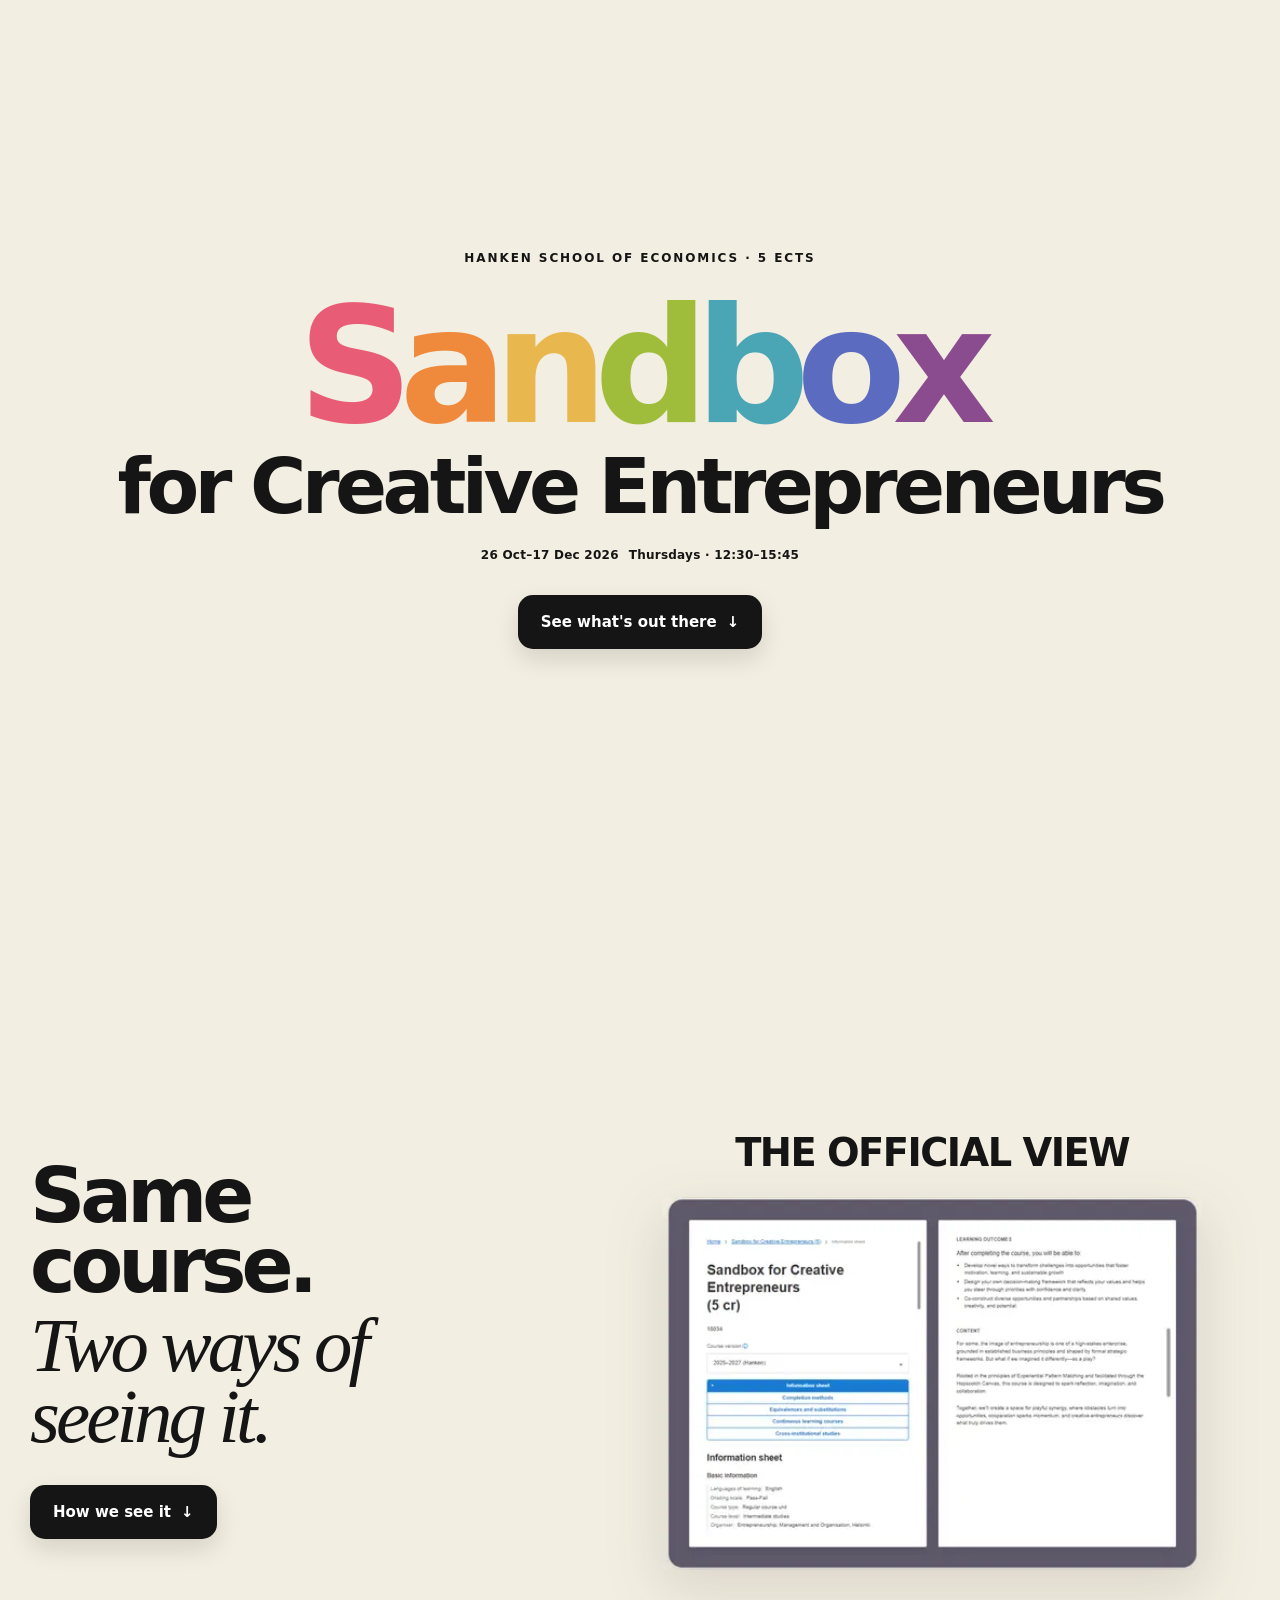
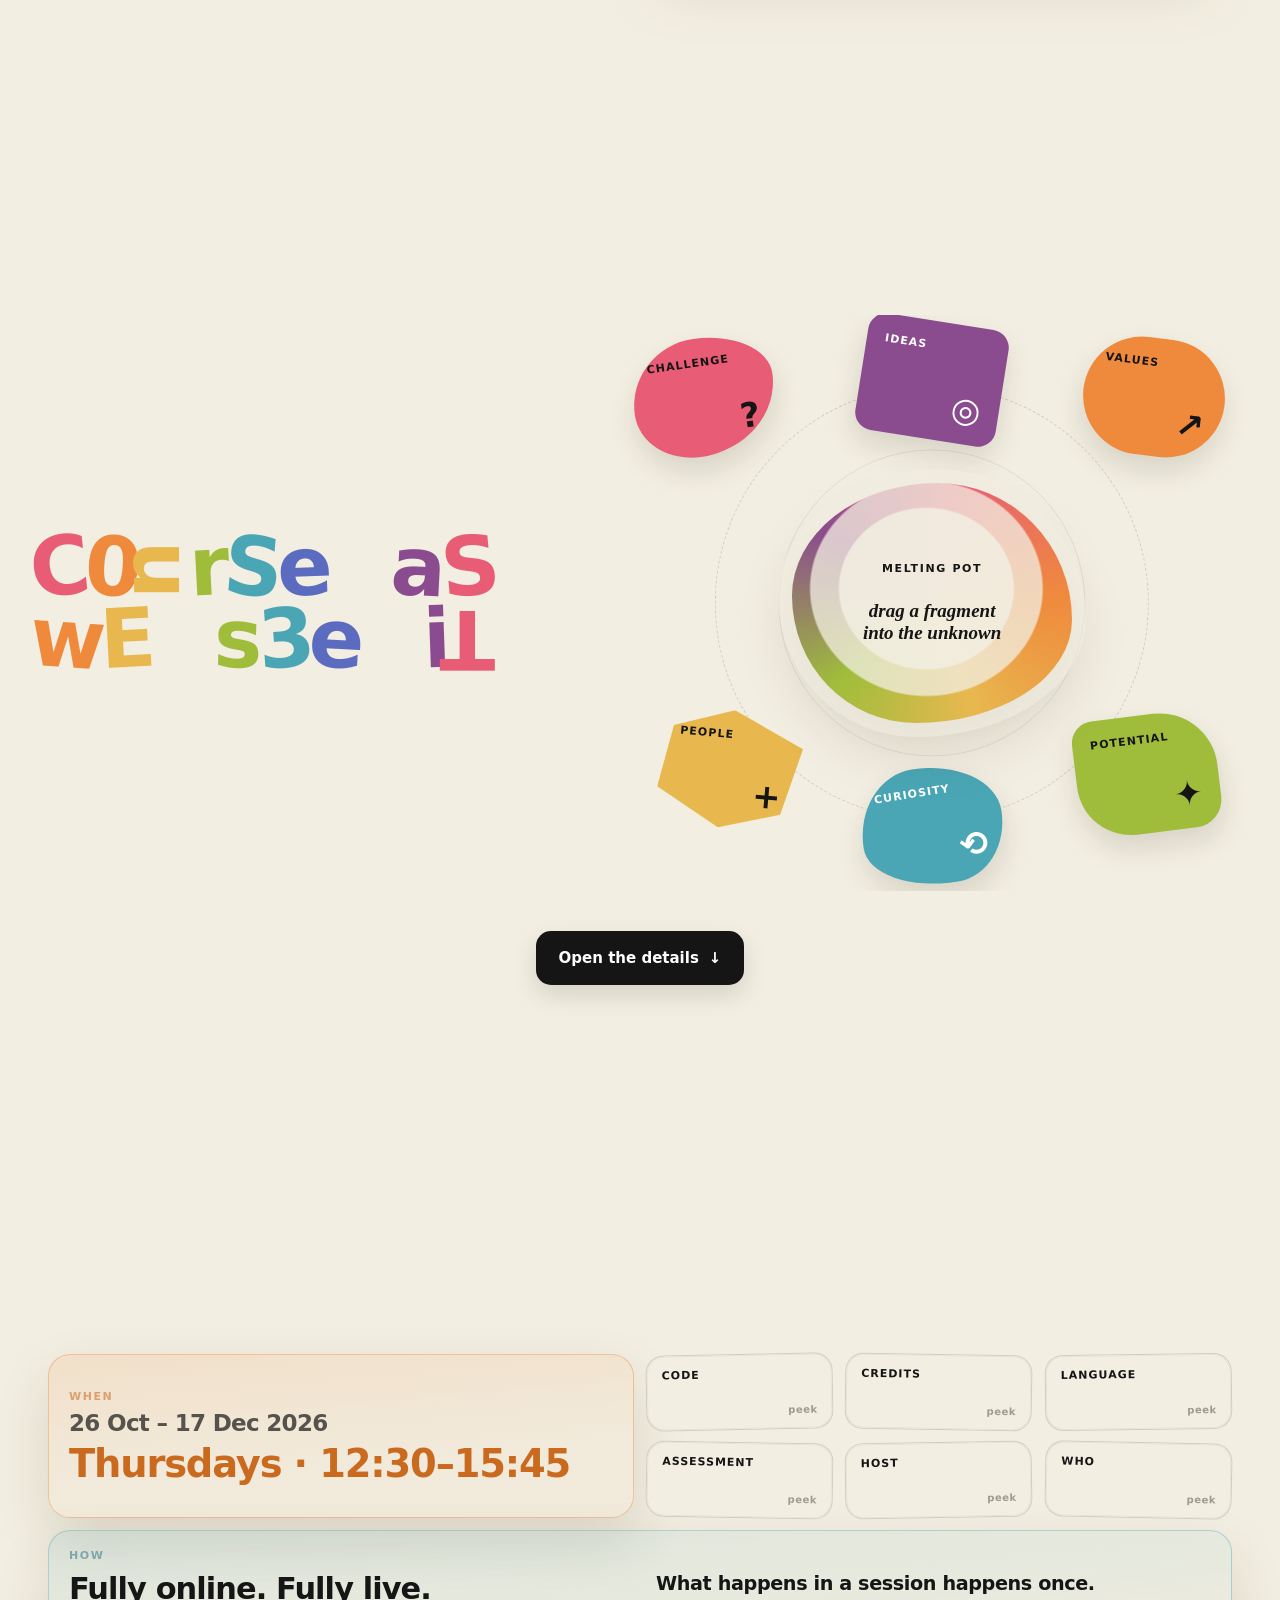
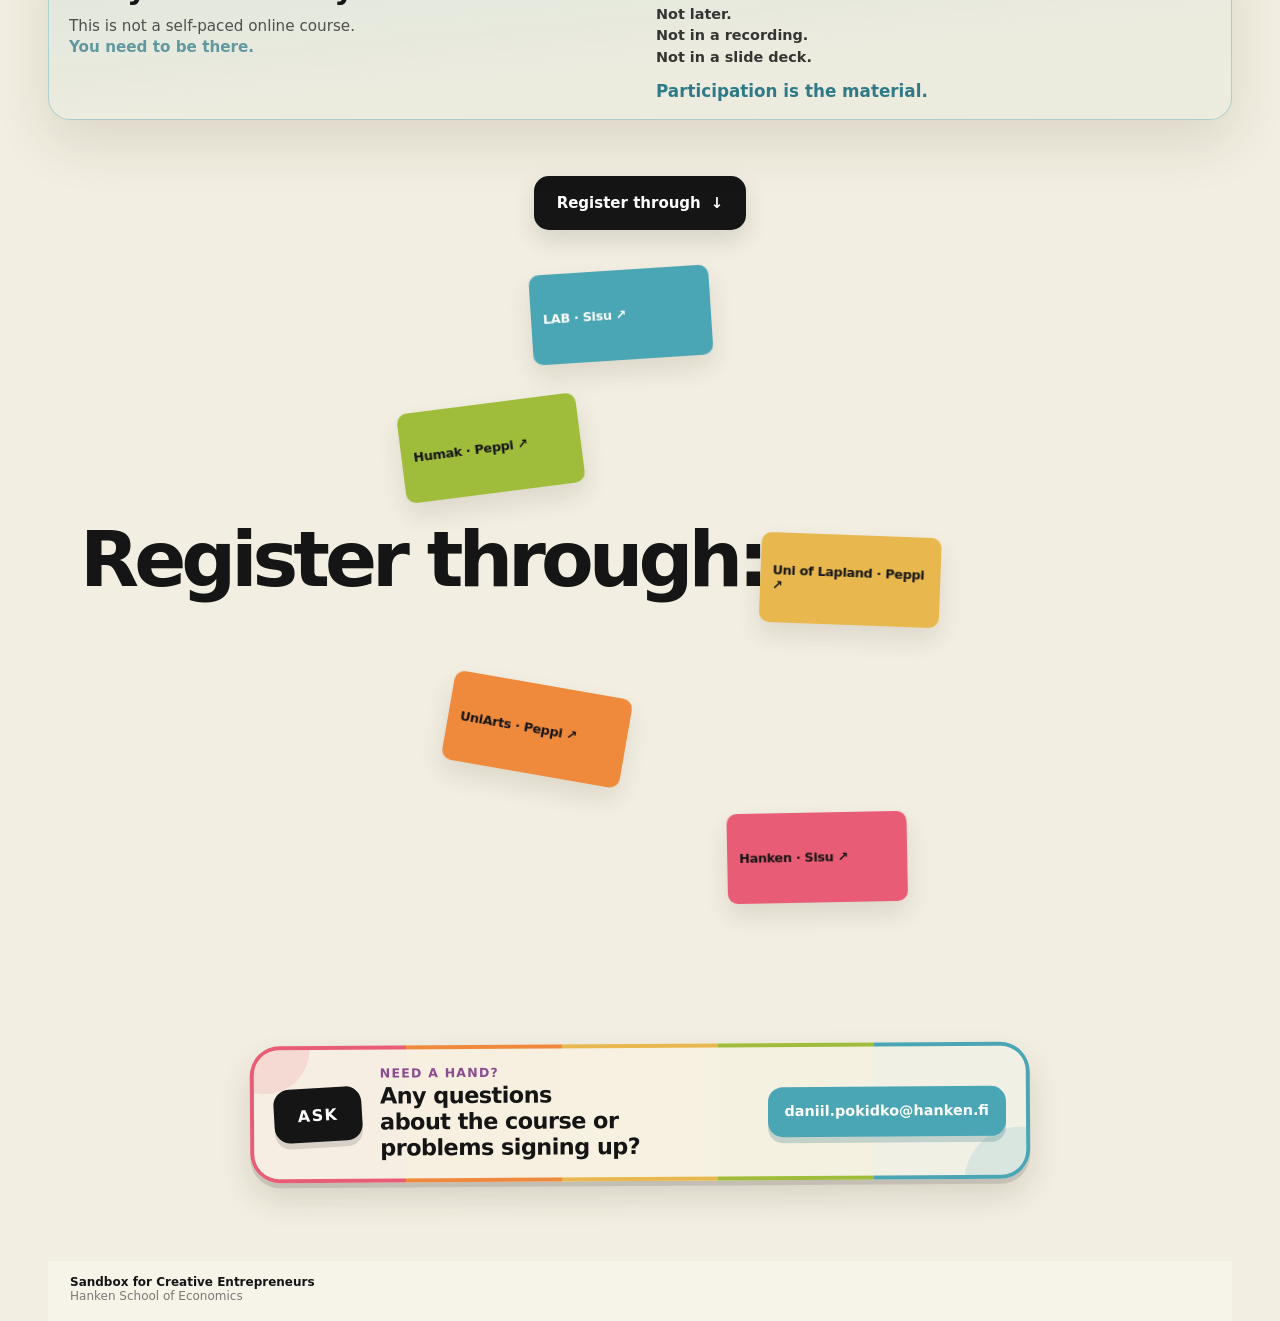
<file: index.html>
<!doctype html>
<html lang="en">
<head>
  <meta charset="utf-8" />
  <meta name="viewport" content="width=device-width, initial-scale=1" />
  <meta name="description" content="Sandbox for Creative Entrepreneurs — a playful Hanken course in curiosity, imagination, reflection and entrepreneurship." />
  <link rel="canonical" href="https://realsandbox.netlify.app/" />
  <meta property="og:type" content="website" />
  <meta property="og:site_name" content="Sandbox for Creative Entrepreneurs" />
  <meta property="og:title" content="Sandbox for Creative Entrepreneurs" />
  <meta property="og:description" content="A playful Hanken course in curiosity, imagination, reflection and entrepreneurship." />
  <meta property="og:url" content="https://realsandbox.netlify.app/" />
  <meta property="og:image" content="https://realsandbox.netlify.app/assets/social-share.jpg?v=4" />
  <meta property="og:image:width" content="1200" />
  <meta property="og:image:height" content="630" />
  <meta name="twitter:card" content="summary_large_image" />
  <meta name="twitter:image" content="https://realsandbox.netlify.app/assets/social-share.jpg?v=4" />
  <meta name="theme-color" content="#f2eee1" />
  <title>Sandbox for Creative Entrepreneurs | Hanken</title>
  <link rel="icon" href="assets/favicon.svg" type="image/svg+xml" />
  <link rel="stylesheet" href="assets/site-v2.css" />
  <link rel="stylesheet" href="assets/journey-4x2.css" />
  <link rel="stylesheet" href="assets/experience-v3.css" />
  <link rel="stylesheet" href="assets/hero-schedule.css" />
  <link rel="stylesheet" href="assets/playful-heading.css" />
  <link rel="stylesheet" href="assets/locker-wall.css" />
  <link rel="stylesheet" href="assets/registration-physics.css" />
  <script defer src="assets/script-v2.js"></script>
  <script defer src="assets/experience-v3.js"></script>
  <script defer src="assets/locker-wall.js"></script>
  <script defer src="assets/registration-physics.js"></script>
</head>
<body>
  <main>
    <section class="screen hero" id="top">
      <div class="hero-inner reveal visible">
        <p class="eyebrow">Hanken School of Economics · 5 ECTS</p>
        <h1>
          <span class="hero-rainbow" aria-label="Sandbox"><span>S</span><span>a</span><span>n</span><span>d</span><span>b</span><span>o</span><span>x</span></span>
          <span class="hero-subline">for Creative Entrepreneurs</span>
        </h1>
        <div class="hero-schedule" aria-label="Course schedule: 26 October to 17 December 2026, Thursdays from 12:30 to 15:45">
          <span class="schedule-dates">26 Oct–17 Dec 2026</span>
          <span class="schedule-time">Thursdays · 12:30–15:45</span>
        </div>
        <a class="button" href="#official-view">See what's out there <span aria-hidden="true">↓</span></a>
      </div>
    </section>

    <section class="screen official-section" id="official-view">
      <div class="official-grid">
        <div class="official-copy reveal">
          <h2>Same course.</h2>
          <p class="display-serif">Two ways of seeing it.</p>
          <a class="button" href="#idea">How we see it <span aria-hidden="true">↓</span></a>
        </div>
        <div class="official-visual reveal">
          <h3>The official view</h3>
          <div class="official-photo-wrap" data-official-photo>
            <img src="assets/official-course-view.webp" alt="Official Hanken Sisu course description for Sandbox for Creative Entrepreneurs." />
          </div>
          <a class="button official-mobile-cta" href="#idea">How we see it <span aria-hidden="true">↓</span></a>
        </div>
      </div>
    </section>

    <section class="screen idea-section" id="idea">
      <div class="idea-layout">
        <div class="idea-heading reveal">
          <h2 class="playful-heading" aria-label="Course as we see it"><span aria-hidden="true"><span class="pf-word"><span class="pf-letter" style="color:#e85d75;transform:rotate(-6deg)">C</span><span class="pf-letter" style="color:#ef8a3d;transform:rotate(4deg)">0</span><span class="pf-letter" style="color:#e8b84f;transform:rotate(90deg)">u</span><span class="pf-letter" style="color:#9fbd3b;transform:rotate(-3deg)">r</span><span class="pf-letter" style="color:#4aa6b5;transform:rotate(5deg)">S</span><span class="pf-letter" style="color:#5b6cc0;transform:rotate(-2deg)">e</span></span> <span class="pf-word"><span class="pf-letter" style="color:#8b4b8f;transform:rotate(3deg)">a</span><span class="pf-letter" style="color:#e85d75;transform:rotate(-5deg)">S</span></span> <span class="pf-word"><span class="pf-letter" style="color:#ef8a3d;transform:rotate(4deg)">w</span><span class="pf-letter" style="color:#e8b84f;transform:rotate(-3deg)">E</span></span> <span class="pf-word"><span class="pf-letter" style="color:#9fbd3b;transform:rotate(2deg)">s</span><span class="pf-letter" style="color:#4aa6b5;transform:rotate(-4deg)">3</span><span class="pf-letter" style="color:#5b6cc0;transform:rotate(3deg)">e</span></span> <span class="pf-word"><span class="pf-letter" style="color:#8b4b8f;transform:rotate(-2deg)">i</span><span class="pf-letter pf-flip" style="color:#e85d75">T</span></span></span></h2>
        </div>
        <div class="idea-visual reveal">
          <div class="sandbox-scene" data-sandbox aria-label="Interactive sandbox with draggable play pieces.">
            <div class="sand-label">drag &amp; play</div>
            <div class="puzzle-piece p1" data-draggable tabindex="0" role="button" aria-label="Challenge. Press Enter to place it in the melting pot."><small>Challenge</small><strong>?</strong></div>
            <div class="puzzle-piece p2" data-draggable tabindex="0" role="button" aria-label="Values. Press Enter to place it in the melting pot."><small>Values</small><strong>↗</strong></div>
            <div class="puzzle-piece p3" data-draggable tabindex="0" role="button" aria-label="People. Press Enter to place it in the melting pot."><small>People</small><strong>+</strong></div>
            <div class="puzzle-piece p4" data-draggable tabindex="0" role="button" aria-label="Potential. Press Enter to place it in the melting pot."><small>Potential</small><strong>✦</strong></div>
            <div class="puzzle-piece p5" data-draggable tabindex="0" role="button" aria-label="Ideas. Press Enter to place it in the melting pot."><small>Ideas</small><strong>◎</strong></div>
            <div class="puzzle-piece p6" data-draggable tabindex="0" role="button" aria-label="Curiosity. Press Enter to place it in the melting pot."><small>Curiosity</small><strong>⟲</strong></div>
          </div>
        </div>
      </div>
      <a class="button section-cta" href="#course">Open the details <span aria-hidden="true">↓</span></a>
    </section>

    <section class="screen course-section" id="course">
      <div class="course-inner">
        <div class="locker-wall reveal" aria-label="Course details. Two highlighted panels are always open; the smaller buttons open to reveal more.">
          <div class="locker locker--open locker--when">
            <p class="locker-label">When</p>
            <p class="locker-main">26 Oct – 17 Dec 2026</p>
            <p class="locker-time">Thursdays · 12:30–15:45</p>
          </div>

          <div class="locker locker--open locker--how">
            <p class="locker-label">How</p>
            <div class="locker-cols">
              <div>
                <p class="locker-main">Fully online. Fully live.</p>
                <p class="locker-sub">This is not a self-paced online course.<br /><strong>You need to be there.</strong></p>
              </div>
              <div>
                <p class="locker-main locker-main--secondary">What happens in a session happens once.</p>
                <p class="locker-lines">Not later.<br />Not in a recording.<br />Not in a slide deck.</p>
                <p class="locker-emph">Participation is the material.</p>
              </div>
            </div>
          </div>

          <button type="button" class="locker locker--closed locker--code" data-locker aria-expanded="false" aria-label="Open to reveal the course code" title="Click to open &mdash; double-click to snoop">
            <span class="locker-door" aria-hidden="true">
              <span class="locker-tag">Code</span>
              <span class="locker-peek">peek</span>
            </span>
            <span class="locker-panel">
              <span class="locker-content" aria-hidden="true">
                <span class="locker-content-label">Course code</span>
                <span class="locker-content-value">18034</span>
              </span>
            </span>
          </button>

          <button type="button" class="locker locker--closed locker--credits" data-locker aria-expanded="false" aria-label="Open to reveal the credits" title="Click to open &mdash; double-click to snoop">
            <span class="locker-door" aria-hidden="true">
              <span class="locker-tag">Credits</span>
              <span class="locker-peek">peek</span>
            </span>
            <span class="locker-panel">
              <span class="locker-content" aria-hidden="true">
                <span class="locker-content-label">Credits</span>
                <span class="locker-content-value">5 ECTS</span>
              </span>
            </span>
          </button>

          <button type="button" class="locker locker--closed locker--language" data-locker aria-expanded="false" aria-label="Open to reveal the language" title="Click to open &mdash; double-click to snoop">
            <span class="locker-door" aria-hidden="true">
              <span class="locker-tag">Language</span>
              <span class="locker-peek">peek</span>
            </span>
            <span class="locker-panel">
              <span class="locker-content" aria-hidden="true">
                <span class="locker-content-label">Language</span>
                <span class="locker-content-value">English</span>
              </span>
            </span>
          </button>

          <button type="button" class="locker locker--closed locker--assessment" data-locker aria-expanded="false" aria-label="Open to reveal the assessment" title="Click to open &mdash; double-click to snoop">
            <span class="locker-door" aria-hidden="true">
              <span class="locker-tag">Assessment</span>
              <span class="locker-peek">peek</span>
            </span>
            <span class="locker-panel">
              <span class="locker-content" aria-hidden="true">
                <span class="locker-content-label">Assessment</span>
                <span class="locker-content-value">Pass / Fail</span>
              </span>
            </span>
          </button>

          <button type="button" class="locker locker--closed locker--host" data-locker aria-expanded="false" aria-label="Open to reveal the host" title="Click to open &mdash; double-click to snoop">
            <span class="locker-door" aria-hidden="true">
              <span class="locker-tag">Host</span>
              <span class="locker-peek">peek</span>
            </span>
            <span class="locker-panel">
              <span class="locker-content" aria-hidden="true">
                <span class="locker-content-label">Host</span>
                <span class="locker-content-value">Hanken</span>
              </span>
            </span>
          </button>

          <button type="button" class="locker locker--closed locker--facilitators" data-locker aria-expanded="false" aria-label="Open to reveal the facilitators" title="Click to open &mdash; double-click to snoop">
            <span class="locker-door" aria-hidden="true">
              <span class="locker-tag">Who</span>
              <span class="locker-peek">peek</span>
            </span>
            <span class="locker-panel">
              <span class="locker-content" aria-hidden="true">
                <span class="locker-content-label">Facilitators</span>
                <span class="locker-content-value">Daniil Pokidko<br />Ronny Eriksson</span>
              </span>
            </span>
          </button>
        </div>
        <a class="button section-cta" href="#register">Register through <span aria-hidden="true">↓</span></a>
      </div>
    </section>

    <section class="screen registration-section" id="register">
      <div class="registration-inner">
        <h2 class="reveal">Register through:</h2>
        <div class="registration-grid reveal" aria-label="Registration systems for partner universities">
          <a class="registration-block r1" href="https://sisu.hanken.fi/student/courseunit/otm-fc1a457d-e876-4271-aab2-338b562b9b44/brochure" target="_blank" rel="noopener"><strong>Hanken · Sisu <span aria-hidden="true">↗</span></strong><span class="sr-only"> (opens in new tab)</span></a>
          <a class="registration-block r2" href="https://student.peppi.uniarts.fi/" target="_blank" rel="noopener"><strong>UniArts · Peppi <span aria-hidden="true">↗</span></strong><span class="sr-only"> (opens in new tab)</span></a>
          <a class="registration-block r3" href="https://opiskelija-lay.peppi4.lapit.csc.fi/" target="_blank" rel="noopener"><strong>Uni of Lapland · Peppi <span aria-hidden="true">↗</span></strong><span class="sr-only"> (opens in new tab)</span></a>
          <a class="registration-block r4" href="https://student.peppi.humak.fi/" target="_blank" rel="noopener"><strong>Humak · Peppi <span aria-hidden="true">↗</span></strong><span class="sr-only"> (opens in new tab)</span></a>
          <a class="registration-block r5" href="https://sisu.lab.fi/" target="_blank" rel="noopener"><strong>LAB · Sisu <span aria-hidden="true">↗</span></strong><span class="sr-only"> (opens in new tab)</span></a>
        </div>
      </div>
      <footer class="site-footer">
        <div><strong>Sandbox for Creative Entrepreneurs</strong><span>Hanken School of Economics</span></div>
      </footer>
    </section>
  </main>
</body>
</html>
</file>
<file: assets/site-v2.css>
:root{--ink:#151515;--paper:#f2eee1;--sand:#e7b764;--wood:#cf9856;--line:rgba(21,21,21,.15);--shadow:0 22px 55px rgba(50,38,20,.12);--max:1480px}*{box-sizing:border-box}html{scroll-behavior:smooth;scroll-snap-type:y proximity}body{margin:0;background:var(--paper);color:var(--ink);font-family:Inter,ui-sans-serif,system-ui,-apple-system,BlinkMacSystemFont,"Segoe UI",sans-serif;overflow-x:hidden}.screen{min-height:100svh;width:100%;display:flex;align-items:center;justify-content:center;padding:clamp(28px,5vh,58px) max(24px,calc((100vw - var(--max))/2));position:relative;scroll-snap-align:start}.reveal{opacity:0;transform:translateY(18px);transition:opacity .6s ease,transform .6s ease}.reveal.visible{opacity:1;transform:none}.sr-only{position:absolute;width:1px;height:1px;padding:0;margin:-1px;overflow:hidden;clip:rect(0,0,0,0);white-space:nowrap;border:0}
.button{display:inline-flex;align-items:center;gap:10px;min-height:54px;padding:0 23px;border-radius:15px;background:var(--ink);color:#fff;text-decoration:none;font-weight:780;font-size:15px;box-shadow:0 10px 24px rgba(0,0,0,.12);transition:transform .2s ease}.hero{text-align:center}.hero-inner{width:min(1200px,100%);display:flex;flex-direction:column;align-items:center}.eyebrow{margin:0 0 28px;font-size:12px;font-weight:800;letter-spacing:.16em;text-transform:uppercase}.hero h1{margin:0;line-height:.92}.hero-rainbow{display:inline-flex;justify-content:center;white-space:nowrap;font-size:clamp(5.3rem,12.5vw,11rem);font-weight:880;letter-spacing:-.085em}.hero-rainbow span:nth-child(1){color:#e85d75}.hero-rainbow span:nth-child(2){color:#ef8a3d}.hero-rainbow span:nth-child(3){color:#e8b84f}.hero-rainbow span:nth-child(4){color:#9fbd3b}.hero-rainbow span:nth-child(5){color:#4aa6b5}.hero-rainbow span:nth-child(6){color:#5b6cc0}.hero-rainbow span:nth-child(7){color:#8b4b8f}.hero-subline{display:block;margin-top:12px;font-size:clamp(3rem,6vw,5.8rem);font-weight:840;letter-spacing:-.06em}.hero .button{margin-top:54px}.official-grid{width:min(1220px,100%);display:grid;grid-template-columns:.9fr 1.1fr;gap:64px;align-items:center}.official-copy h2{margin:0;font-size:clamp(3.8rem,6vw,6rem);line-height:.9;letter-spacing:-.065em}.display-serif{margin:10px 0 0;font-family:Georgia,serif;font-style:italic;font-size:clamp(3rem,6vw,6rem);line-height:.93;letter-spacing:-.05em}.official-text{font-size:clamp(1.2rem,1.7vw,1.5rem);margin:30px 0 0;max-width:580px}.official-copy .button{margin-top:32px}.official-mobile-cta{display:none}.official-visual{display:flex;flex-direction:column;align-items:center;min-width:0}.official-visual h3{margin:0 0 22px;font-size:clamp(1.8rem,3vw,3rem);text-transform:uppercase;letter-spacing:-.04em}.official-photo-wrap{width:min(540px,44vw);position:relative;z-index:2;transition:transform .32s ease,filter .32s ease;transform-origin:center;filter:drop-shadow(0 18px 28px rgba(55,44,34,.13));pointer-events:none}.official-photo-wrap img{display:block;width:100%;height:auto;max-width:none;image-rendering:auto}.official-photo-wrap.hovered{transform:scale(1.48);z-index:20;filter:drop-shadow(0 28px 42px rgba(30,25,20,.2))}@media (hover:hover) and (pointer:fine){.official-photo-wrap{pointer-events:auto}.official-photo-wrap:hover{transform:scale(1.48);z-index:20;filter:drop-shadow(0 28px 42px rgba(30,25,20,.2))}.button:hover{transform:translateY(-2px)}.registration-block:hover{transform:translateY(-4px);box-shadow:0 18px 32px rgba(50,38,20,.16)}}.idea-layout{width:min(1380px,100%);display:grid;grid-template-columns:minmax(0,1.35fr) minmax(300px,.65fr);gap:64px;align-items:center}.idea-visual{min-width:0}.idea-visual h2{margin:0 0 24px;font-size:clamp(3.8rem,6.4vw,6.4rem);line-height:.88;letter-spacing:-.068em}.idea-visual h2 em{font-family:Georgia,serif;font-weight:400}.idea-copy{align-self:center}.idea-copy p{margin:0;font-size:clamp(1.55rem,2.2vw,2.35rem);line-height:1.18;letter-spacing:-.035em}.sandbox-scene{position:relative;width:min(760px,100%);height:min(51vh,480px);min-height:390px;border:22px solid var(--wood);border-radius:24px;background:radial-gradient(circle at 18% 20%,rgba(255,255,255,.28) 0 2px,transparent 2.5px) 0 0/20px 20px,radial-gradient(circle at 72% 75%,rgba(121,77,30,.12) 0 1.5px,transparent 2px) 0 0/24px 24px,var(--sand);box-shadow:inset 0 0 0 3px rgba(255,255,255,.17),var(--shadow);overflow:hidden;user-select:none}.sand-label{position:absolute;top:18px;left:20px;font-size:10px;font-weight:850;letter-spacing:.14em;text-transform:uppercase;opacity:.5}.puzzle-piece{position:absolute;width:150px;height:145px;padding:20px 18px;display:flex;flex-direction:column;justify-content:space-between;border-radius:10px;box-shadow:0 12px 22px rgba(68,42,22,.15);cursor:grab;touch-action:none;z-index:3;transition:box-shadow .15s ease}.puzzle-piece:active{cursor:grabbing;box-shadow:0 18px 34px rgba(68,42,22,.22)}.puzzle-piece small{text-transform:uppercase;font-weight:850;letter-spacing:.08em;font-size:12px}.puzzle-piece strong{align-self:flex-end;font-size:42px;line-height:1}.journey-layout{width:min(1380px,100%);display:grid;grid-template-columns:.62fr 1.38fr;gap:54px;align-items:center}.journey-title h2{margin:0;font-size:clamp(4rem,7.2vw,7.4rem);line-height:.86;letter-spacing:-.075em}.journey-board{--gap:14px;position:relative;width:min(820px,58vw);aspect-ratio:5/3;max-height:590px;min-height:390px;border-radius:28px;background:rgba(255,255,255,.12);box-shadow:inset 0 0 0 1px rgba(21,21,21,.045);touch-action:none}.journey-block{position:absolute;display:flex;align-items:flex-end;padding:18px 20px;border-radius:18px;border:1px solid rgba(21,21,21,.14);box-shadow:0 12px 24px rgba(50,38,20,.08);cursor:grab;touch-action:none;user-select:none;transition:left .22s ease,top .22s ease,box-shadow .15s ease,transform .15s ease}.journey-block.dragging{cursor:grabbing;z-index:20;transition:none;transform:scale(1.025);box-shadow:0 18px 34px rgba(50,38,20,.18)}.journey-block strong{font-size:clamp(1.1rem,1.5vw,1.45rem);letter-spacing:-.025em}.j1{background:#efc0c3}.j2{background:#f5f2e9}.j3{background:#e1eaa4}.j4{background:#c4d9d9}.j5{background:#f5f2e9}.j6{background:#edd3a4}.course-section{padding-bottom:0;align-items:stretch;flex-direction:column;justify-content:flex-start}.course-inner{width:min(1240px,calc(100% - 48px));margin:auto auto 0;display:flex;flex-direction:column;justify-content:center;min-height:calc(100svh - 84px)}.course-inner>h2{margin:0 0 30px;font-size:clamp(3.8rem,6vw,6rem);line-height:.9;letter-spacing:-.065em}.official-link{margin-top:20px;padding:20px 22px;background:#efd3a3;border-radius:18px 18px 0 0;display:flex;align-items:center;justify-content:space-between;gap:25px}.official-link div{display:flex;flex-direction:column}.official-link small{opacity:.65}.official-link strong{font-size:17px}.registration-section{padding-bottom:0;align-items:stretch;flex-direction:column;justify-content:flex-start}.registration-inner{width:min(1120px,calc(100% - 48px));margin:auto;display:flex;flex-direction:column;justify-content:center;min-height:calc(100svh - 84px)}.registration-inner>h2{margin:0 0 34px;font-size:clamp(3.8rem,6vw,6rem);line-height:.9;letter-spacing:-.065em}.registration-grid{display:grid;grid-template-columns:repeat(3,minmax(0,1fr));gap:14px;width:100%}.registration-block{min-height:185px;padding:18px 20px;display:flex;align-items:flex-end;border-radius:18px;text-decoration:none;color:var(--ink);box-shadow:0 12px 24px rgba(50,38,20,.11);transition:transform .2s ease,box-shadow .2s ease}.registration-block strong{font-size:clamp(1.1rem,1.6vw,1.45rem);line-height:1.05;letter-spacing:-.025em}.registration-block.r1{background:#e85d75}.registration-block.r2{background:#ef8a3d}.registration-block.r3{background:#e8b84f}.registration-block.r4{background:#9fbd3b}.registration-block.r5{background:#4aa6b5;color:#fff}.site-footer{width:min(1240px,calc(100% - 48px));margin:0 auto;padding:14px 22px 18px;background:rgba(255,255,255,.25);border-top:0;display:flex;align-items:center}.site-footer div{display:flex;flex-direction:column;font-size:12px}.site-footer span{opacity:.55}@media (max-width:1000px){.screen{min-height:auto;padding:70px 24px}.hero{min-height:100svh}.official-grid,.idea-layout,.journey-layout{grid-template-columns:1fr;gap:34px}.official-copy{text-align:center}.official-copy .button{margin-inline:auto}.official-photo-wrap{width:min(620px,78vw)}.official-photo-wrap.hovered{transform:scale(1.12)}.idea-copy p{font-size:1.45rem}.sandbox-scene{margin-inline:auto;width:min(720px,100%);height:470px}.journey-title{text-align:center}.journey-title h2 br{display:none}.journey-board{width:min(820px,92vw);margin:auto}.course-inner{min-height:auto;padding-top:60px}.course-section{min-height:100svh}}@media (max-width:640px){.screen{padding:54px 16px}.official-copy>.button{display:none}.official-mobile-cta{display:inline-flex;margin-top:24px;align-self:center}.hero{min-height:100svh}.hero-rainbow{font-size:clamp(3.5rem,17vw,5.2rem)}.hero-subline{font-size:clamp(2rem,10vw,3.1rem)}.hero .button{margin-top:42px}.official-copy h2{font-size:3.6rem}.display-serif{font-size:3.2rem}.official-photo-wrap{width:86vw}.official-photo-wrap.hovered{transform:scale(1.08)}.idea-visual h2{font-size:3.5rem}.sandbox-scene{height:420px;min-height:420px;border-width:14px}.puzzle-piece{width:112px;height:108px;padding:14px 12px}.puzzle-piece::before,.puzzle-piece::after{display:none}.puzzle-piece strong{font-size:30px}.puzzle-piece small{font-size:10px}.journey-layout{gap:24px}.journey-title h2{font-size:3.7rem}.journey-board{width:94vw;min-height:360px;aspect-ratio:auto;height:430px}.journey-block{padding:12px;border-radius:14px}.journey-block strong{font-size:1rem}.official-link{flex-direction:column;align-items:stretch;border-radius:16px 16px 0 0}.site-footer{width:calc(100% - 32px);padding:12px 16px 16px}.course-inner{width:calc(100% - 32px);padding-top:42px}.course-inner>h2{font-size:3.6rem;margin-bottom:22px}.registration-section{min-height:100svh}.registration-inner{width:calc(100% - 32px);min-height:calc(100svh - 74px);padding:42px 0 30px}.registration-inner>h2{font-size:3.6rem;margin-bottom:24px}.registration-grid{grid-template-columns:repeat(2,minmax(0,1fr));gap:10px}.registration-block{min-height:145px;padding:13px;border-radius:14px}.registration-block strong{font-size:1rem}.registration-block:last-child{grid-column:1/-1;width:calc(50% - 5px);justify-self:center}}@media (max-width:400px){.idea-visual h2{font-size:clamp(2.1rem,10.5vw,2.75rem);line-height:.9}.official-copy h2,.course-inner>h2,.registration-inner>h2{font-size:3rem}.registration-block{min-height:125px;padding:11px}.registration-block strong{font-size:.9rem}}@media (prefers-reduced-motion:reduce){html{scroll-behavior:auto;scroll-snap-type:none}.reveal{opacity:1;transform:none;transition:none}.official-photo-wrap,.journey-block{transition:none}}
</file>
<file: assets/journey-4x2.css>
.journey-board{aspect-ratio:2/1;width:min(760px,54vw);min-height:320px;max-height:460px;background:transparent;box-shadow:none;touch-action:pan-y}.journey-axis{display:none!important}.journey-block{border:0;border-radius:12px;box-shadow:0 12px 24px rgba(50,38,20,.11)}.journey-block.j1{background:#e85d75;color:#151515}.journey-block.j2{background:#ef8a3d;color:#151515}.journey-block.j3{background:#e8b84f;color:#151515}.journey-block.j4{background:#9fbd3b;color:#151515}.journey-block.j5{background:#4aa6b5;color:#fff}.journey-block.j6{background:#8b4b8f;color:#fff}

/* Entrepreneurship as play: an animated melting pot. */
.sandbox-scene{position:relative;width:min(780px,100%);height:min(64svh,600px);min-height:540px;border:0;border-radius:0;background:transparent;box-shadow:none;overflow:hidden;isolation:isolate}
.sandbox-scene::before,.sandbox-scene::after{content:"";position:absolute;left:50%;top:50%;border-radius:50%;transform:translate(-50%,-50%);pointer-events:none;z-index:1}
.sandbox-scene::before{width:min(68%,500px);aspect-ratio:1;border:1px dashed rgba(21,21,21,.15);animation:portal-orbit 25s linear infinite}
.sandbox-scene::after{width:min(48%,350px);aspect-ratio:1;border:1px solid rgba(21,21,21,.08);animation:portal-orbit 18s linear infinite reverse}

.sand-label{position:absolute;left:50%;top:50%;width:280px;height:240px;padding:38px 42px;transform:translate(-50%,-50%);display:flex;flex-direction:column;align-items:center;justify-content:center;gap:13px;border-radius:52% 48% 56% 44% / 47% 57% 43% 53%;font-size:0;opacity:1;z-index:5;pointer-events:none;color:#151515;text-align:center;background:radial-gradient(ellipse at 48% 44%,rgba(242,238,225,.97) 0 42%,rgba(242,238,225,.76) 43% 56%,transparent 57%),conic-gradient(from 15deg,#e85d75,#ef8a3d,#e8b84f,#9fbd3b,#8b4b8f,#e85d75);box-shadow:0 0 0 14px rgba(242,238,225,.6),0 25px 58px rgba(50,38,20,.14);animation:melting-pot 7s ease-in-out infinite;transition:width .5s cubic-bezier(.2,.8,.2,1),height .5s cubic-bezier(.2,.8,.2,1),padding .5s ease,transform .25s ease,box-shadow .25s ease,background .4s ease}
.sand-label::before{content:attr(data-label);display:block;font:900 11px/1 Inter,ui-sans-serif,system-ui,sans-serif;letter-spacing:.15em;text-transform:uppercase}
.sand-label::after{content:attr(data-message);display:block;width:100%;max-width:190px;font:600 italic 19px/1.12 Georgia,serif;letter-spacing:0;text-transform:none;text-wrap:balance}

.sandbox-scene.portal-ready .sand-label{transform:translate(-50%,-50%) scale(1.09);box-shadow:0 0 0 22px rgba(242,238,225,.38),0 32px 78px rgba(50,38,20,.2)}
.sandbox-scene.portal-flash .sand-label{animation:melting-pot 7s ease-in-out infinite,pot-flash .62s ease}
.sandbox-scene.completing .sand-label{width:315px;height:275px;box-shadow:0 0 0 24px rgba(242,238,225,.33),0 38px 90px rgba(50,38,20,.21)}
.sandbox-scene.complete .sand-label{width:360px;height:330px;padding:220px 42px 30px;justify-content:flex-end;pointer-events:auto;cursor:pointer;background:radial-gradient(ellipse at 50% 46%,rgba(242,238,225,.83) 0 35%,rgba(242,238,225,.45) 36% 53%,transparent 54%),conic-gradient(from 15deg,#e85d75,#ef8a3d,#e8b84f,#9fbd3b,#8b4b8f,#e85d75);box-shadow:0 0 0 17px rgba(242,238,225,.54),0 34px 82px rgba(50,38,20,.18)}
.sandbox-scene.complete .sand-label::before{font-size:10px}
.sandbox-scene.complete .sand-label::after{max-width:235px;font-size:17px;line-height:1.1}
.sandbox-scene.resetting .sand-label{transform:translate(-50%,-50%) scale(.93);filter:saturate(.8)}

.puzzle-piece{width:142px;height:118px;padding:18px;z-index:4;border:0;box-shadow:0 14px 28px rgba(50,38,20,.13);transition:box-shadow .18s ease,filter .18s ease,opacity .18s ease;display:flex;flex-direction:column;justify-content:space-between}
.puzzle-piece::before,.puzzle-piece::after{display:none!important}
@media (hover:hover) and (pointer:fine){.puzzle-piece:hover{filter:saturate(1.08);box-shadow:0 18px 34px rgba(50,38,20,.18)}}
.puzzle-piece small{font-size:11px;letter-spacing:.1em}.puzzle-piece strong{font-size:34px}
.p1{left:3%;top:10%;background:#e85d75;border-radius:48% 52% 58% 42% / 57% 38% 62% 43%;transform:rotate(-8deg)}
.p2{right:4%;top:10%;background:#ef8a3d;border-radius:999px;transform:rotate(7deg)}
.p3{left:7%;bottom:11%;background:#e8b84f;clip-path:polygon(50% 0,100% 28%,88% 85%,45% 100%,0 70%,8% 17%);transform:rotate(5deg)}
.p4{right:5%;bottom:10%;background:#9fbd3b;border-radius:22px 58px 28px 54px;transform:rotate(-7deg)}
.p5{left:calc(50% - 71px);top:1%;background:#8b4b8f;color:#fff;border-radius:18px;transform:rotate(9deg)}
.p6{left:calc(50% - 71px);bottom:1%;background:#4aa6b5;color:#fff;border-radius:42% 58% 38% 62% / 60% 46% 54% 40%;transform:rotate(-9deg)}
.puzzle-piece.consumed{left:50%!important;top:50%!important;right:auto!important;bottom:auto!important;opacity:0!important;filter:blur(10px)!important;transform:translate(-50%,-50%) scale(.03) rotate(180deg)!important;pointer-events:none!important;transition:left .5s cubic-bezier(.2,.8,.2,1),top .5s cubic-bezier(.2,.8,.2,1),opacity .48s ease,transform .5s ease,filter .48s ease!important}
.puzzle-piece.reborn{animation:piece-reborn .68s ease both}

.play-creature{position:absolute;left:50%;top:50%;width:355px;height:255px;z-index:8;opacity:0;pointer-events:none;filter:blur(13px);transform:translate(-50%,-34%) scale(.08) rotate(-8deg);transform-origin:50% 80%;transition:opacity .7s ease,transform .82s cubic-bezier(.15,.9,.25,1.12),filter .66s ease}
.play-creature.visible{opacity:1;filter:none;transform:translate(-50%,-62%) scale(1) rotate(0deg);pointer-events:none}
.play-creature.escaping{animation:creature-run-out 1.45s cubic-bezier(.2,.7,.3,1) forwards;pointer-events:none}
.play-creature svg{display:block;width:100%;height:100%;overflow:visible;filter:drop-shadow(0 18px 18px rgba(50,38,20,.13))}
.play-creature.visible svg{animation:creature-float 3.8s ease-in-out .7s infinite}
.play-creature .c-piece{transform-box:fill-box;transform-origin:center;animation:creature-piece-in .72s cubic-bezier(.15,.9,.25,1.2) both}
.play-creature .c-piece:nth-child(2){animation-delay:.06s}.play-creature .c-piece:nth-child(3){animation-delay:.12s}.play-creature .c-piece:nth-child(4){animation-delay:.18s}.play-creature .c-piece:nth-child(5){animation-delay:.24s}.play-creature .c-piece:nth-child(6){animation-delay:.3s}

@keyframes portal-orbit{to{transform:translate(-50%,-50%) rotate(360deg)}}
@keyframes melting-pot{0%,100%{border-radius:52% 48% 56% 44% / 47% 57% 43% 53%;background-position:50% 50%,0 0}22%{border-radius:44% 56% 46% 54% / 59% 43% 57% 41%}48%{border-radius:59% 41% 53% 47% / 42% 61% 39% 58%;background-position:47% 52%,0 0}73%{border-radius:47% 53% 41% 59% / 54% 45% 55% 46%}}
@keyframes pot-flash{0%,100%{filter:brightness(1)}45%{filter:brightness(1.13) saturate(1.22)}}
@keyframes creature-piece-in{0%{opacity:0;transform:scale(.12) rotate(35deg)}100%{opacity:1;transform:scale(1) rotate(0)}}
@keyframes creature-float{0%,100%{transform:translateY(0) rotate(-.6deg)}50%{transform:translateY(-8px) rotate(.6deg)}}@keyframes creature-run-out{0%{opacity:1;filter:none;transform:translate(-50%,-62%) scale(1) rotate(0deg)}32%{opacity:.96;transform:translate(-22%,-66%) scale(.98) rotate(2deg)}68%{opacity:.62;filter:blur(1px);transform:translate(28vw,-72%) scale(.9) rotate(4deg)}100%{opacity:0;filter:blur(8px);transform:translate(72vw,-80%) scale(.7) rotate(8deg)}}
@keyframes piece-reborn{0%{opacity:0;filter:blur(10px) saturate(1.5)}60%{opacity:1;filter:blur(0) saturate(1.18)}100%{opacity:1;filter:none}}

@media(max-width:1000px){.journey-board{width:min(760px,90vw);aspect-ratio:2/1;min-height:300px}.sandbox-scene{margin-inline:auto;width:min(780px,96vw);height:580px}}
@media(max-width:640px){.journey-board{width:94vw;height:360px;min-height:360px;aspect-ratio:auto}.sandbox-scene{height:465px;min-height:465px}.sandbox-scene::before{width:95vw}.sandbox-scene::after{width:72vw}.sand-label{width:235px;height:210px;padding:30px 32px}.sand-label::after{font-size:16px;max-width:165px}.sandbox-scene.completing .sand-label{width:260px;height:235px}.sandbox-scene.complete .sand-label{width:300px;height:285px;padding:190px 32px 25px}.sandbox-scene.complete .sand-label::after{font-size:15px;max-width:205px}.play-creature{width:285px;height:210px}.play-creature.visible{transform:translate(-50%,-61%) scale(1)}.puzzle-piece{width:104px;height:84px;padding:12px}.puzzle-piece strong{font-size:26px}.puzzle-piece small{font-size:9px}.p1{left:0;top:10%}.p2{right:0;top:10%}.p3{left:1%;bottom:10%}.p4{right:1%;bottom:10%}.p5{left:calc(50% - 52px);top:0}.p6{left:calc(50% - 52px);bottom:0}}
@media(max-width:1000px) and (orientation:landscape) and (max-height:520px){.sandbox-scene{height:min(85svh,400px);min-height:300px}}
@media(max-width:400px){.journey-board{--gap:8px;height:300px;min-height:300px}.journey-block{padding:8px 7px}.journey-block strong{font-size:clamp(.64rem,2.9vw,.72rem);white-space:nowrap}.puzzle-piece{width:96px;height:80px;padding:10px}.puzzle-piece small{font-size:8px}.puzzle-piece strong{font-size:24px}.p5,.p6{left:calc(50% - 48px)}}
@media(prefers-reduced-motion:reduce){.sandbox-scene::before,.sandbox-scene::after,.sand-label,.play-creature.visible svg,.play-creature .c-piece,.play-creature.escaping,.puzzle-piece.reborn{animation:none}.play-creature,.puzzle-piece.consumed{transition-duration:.01ms!important}.play-creature.escaping{opacity:0!important}}
</file>
<file: assets/experience-v3.css>
/* Latest interaction/layout overrides. Loaded after journey-4x2.css. */

/* Desktop: Entrepreneurship as play mirrors the official-view composition. */
.idea-heading{min-width:0}
.idea-heading h2{margin:0;font-size:clamp(3.8rem,6.4vw,6.4rem);line-height:.88;letter-spacing:-.068em}
.idea-heading h2 em{font-family:Georgia,serif;font-weight:400}
.idea-visual{min-width:0;display:flex;align-items:center;justify-content:center}
@media(min-width:1001px){
  .idea-layout{width:min(1220px,100%);grid-template-columns:.9fr 1.1fr;gap:64px;align-items:center}
  .sandbox-scene{width:min(650px,100%)}
}
@media(max-width:1000px){.idea-heading{text-align:center}}
@media(max-width:640px){.idea-heading h2{font-size:3.5rem}}
@media(max-width:400px){.idea-heading h2{font-size:clamp(2.1rem,10.5vw,2.75rem);line-height:.9}}

/* No straight line required: turn the six draggable rectangles into footprints. */
.journey-block{
  --step:#e85d75;
  border:0;
  border-radius:0;
  box-shadow:none;
  background:transparent!important;
  padding:0;
  display:block;
  overflow:visible;
  font-size:clamp(14px,1.45vw,20px);
}
.journey-block::before{
  content:"";
  position:absolute;
  z-index:0;
  left:18%;right:11%;top:18%;bottom:3%;
  background:var(--step);
  border-radius:52% 48% 43% 57% / 64% 58% 42% 36%;
  box-shadow:0 12px 24px rgba(50,38,20,.11);
  transform:rotate(-6deg);
  transition:filter .15s ease,box-shadow .15s ease;
}
.journey-block::after{
  content:"";
  position:absolute;
  z-index:0;
  left:16%;top:4%;
  width:16%;aspect-ratio:1;
  border-radius:50%;
  background:var(--step);
  box-shadow:1.05em -.16em 0 -.08em var(--step),2.02em .08em 0 -.15em var(--step),2.86em .58em 0 -.22em var(--step);
  transform:rotate(-6deg);
}
.journey-block:nth-child(even)::before{transform:scaleX(-1) rotate(-6deg)}
.journey-block:nth-child(even)::after{
  left:auto;right:16%;
  box-shadow:-1.05em -.16em 0 -.08em var(--step),-2.02em .08em 0 -.15em var(--step),-2.86em .58em 0 -.22em var(--step);
  transform:rotate(6deg);
}
.journey-block strong{
  position:absolute;
  z-index:2;
  left:20%;right:13%;bottom:22%;
  text-align:center;
  font-size:clamp(.72rem,1.2vw,1rem);
  line-height:1;
  letter-spacing:-.035em;
  pointer-events:none;
}
.journey-block.dragging::before{filter:saturate(1.08);box-shadow:0 18px 34px rgba(50,38,20,.18)}
.journey-block.j1{--step:#e85d75;color:#151515}
.journey-block.j2{--step:#ef8a3d;color:#151515}
.journey-block.j3{--step:#e8b84f;color:#151515}
.journey-block.j4{--step:#9fbd3b;color:#151515}
.journey-block.j5{--step:#4aa6b5;color:#fff}
.journey-block.j6{--step:#8b4b8f;color:#fff}
@media(max-width:640px){
  .journey-block{padding:0;font-size:11px}
  .journey-block strong{font-size:clamp(.55rem,2.4vw,.68rem);left:15%;right:10%;bottom:22%;white-space:normal}
}
@media(max-width:400px){
  .journey-block{padding:0;font-size:9px}
  .journey-block strong{font-size:clamp(.52rem,2.25vw,.62rem);white-space:normal;left:13%;right:8%}
}

/* Shark exits left; unicorn and elephant keep the existing rightward exit. */
.play-creature[data-creature="shark"].escaping{animation-name:creature-run-out-left}
@keyframes creature-run-out-left{
  0%{opacity:1;filter:none;transform:translate(-50%,-62%) scale(1) rotate(0deg)}
  32%{opacity:.96;transform:translate(-78%,-66%) scale(.98) rotate(-2deg)}
  68%{opacity:.62;filter:blur(1px);transform:translate(-28vw,-72%) scale(.9) rotate(-4deg)}
  100%{opacity:0;filter:blur(8px);transform:translate(-72vw,-80%) scale(.7) rotate(-8deg)}
}
/* journey-4x2.css turns off .play-creature.escaping under reduced-motion, but the
   attribute selector above is more specific and was winning regardless - so the
   shark's exit kept animating for reduced-motion users. Match it explicitly. */
@media(prefers-reduced-motion:reduce){
  .play-creature[data-creature="shark"].escaping{animation:none}
}

/* Mobile viewport tuning: keep each major composition immediately visible instead
   of spending the first screenful on inherited section padding. */
.p1,.p2{top:4%}
@media(max-width:640px){
  .idea-section{
    min-height:100svh;
    padding:22px 16px 14px;
    justify-content:flex-start;
  }
  .idea-layout{gap:10px}
  .course-section{
    min-height:100svh;
    padding:18px 16px 0;
    justify-content:flex-start;
  }
  .course-inner{
    min-height:auto;
    padding-top:0;
    margin:0 auto;
  }
}
@media(max-width:640px) and (orientation:landscape) and (max-height:520px){
  .p1,.p2{top:0}
}
</file>
<file: assets/hero-schedule.css>
.hero-schedule{margin:24px 0 0;display:flex;align-items:center;justify-content:center;gap:6px 10px;flex-wrap:wrap;font-size:12px;font-weight:700;letter-spacing:.02em;line-height:1.4;text-transform:none}.hero-schedule .schedule-dates,.hero-schedule .schedule-time{display:inline;padding:0;border:0;border-radius:0;background:none;box-shadow:none;min-height:0}.hero .hero-schedule+.button{margin-top:32px}@media (max-width:640px){.hero-schedule{margin-top:22px;gap:2px;flex-direction:column;width:100%;font-size:12px}.hero .hero-schedule+.button{margin-top:30px}}
</file>
<file: assets/playful-heading.css>
/* "Course as we see it" — playful per-letter styling for the idea-section heading. */
.playful-heading{word-spacing:.5em}
.playful-heading .pf-word{display:inline-block}
.playful-heading .pf-letter{display:inline-block}
.playful-heading .pf-flip{display:inline-block;transform:rotate(180deg)}
</file>
<file: assets/locker-wall.css>
/* "The official frame." — hide-and-seek locker wall replacing the old facts-grid table. */

/* course-lead now intentionally left unstyled here: it inherits the shared
   .course-inner>h2 size so "Some doors matter more than others." matches
   "Same course." and "Register through:" in weight and scale. */

.locker-wall{
  display:grid;
  grid-template-columns:repeat(6,1fr);
  grid-auto-rows:minmax(76px,auto);
  grid-auto-flow:dense;
  gap:12px;
  margin-bottom:16px;
}

.locker{
  position:relative;
  border-radius:18px;
  font-family:inherit;
  color:var(--ink);
  overflow:hidden;
  text-align:left;
}

/* Open lockers */
.locker--open{
  background:#fff;
  border:1px solid var(--line);
  box-shadow:var(--shadow);
  padding:18px 20px;
  display:flex;
  flex-direction:column;
  justify-content:center;
  border-radius:22px;
}
.locker--when{grid-column:span 3;grid-row:span 2;background:linear-gradient(175deg,rgba(239,138,61,.14),rgba(239,138,61,.03) 65%);border-color:rgba(239,138,61,.42)}
.locker--how{grid-column:span 6;grid-row:span 1;display:block;background:linear-gradient(175deg,rgba(74,166,181,.12),rgba(74,166,181,.03) 65%);border-color:rgba(74,166,181,.38)}
.locker-cols{display:grid;grid-template-columns:repeat(2,1fr);column-gap:32px;align-items:start;margin-top:10px}

.locker-label{margin:0 0 8px;font-size:11px;font-weight:850;letter-spacing:.14em;text-transform:uppercase;opacity:.55}
.locker--how .locker-label{color:#2f7a89}
.locker--when .locker-label{color:#c96a1f}

.locker-main{margin:0;font-size:clamp(1.4rem,2.4vw,1.9rem);font-weight:820;line-height:1.1;letter-spacing:-.03em}
.locker-sub{margin:10px 0 0;font-size:clamp(.95rem,1.1vw,1.05rem);line-height:1.4;opacity:.72;max-width:34ch}
.locker-sub strong{opacity:1;color:#2f7a89}

.locker--when .locker-main{font-size:clamp(1.2rem,1.8vw,1.45rem);font-weight:760;opacity:.7}
.locker-time{margin:8px 0 0;font-size:clamp(1.8rem,3vw,2.5rem);font-weight:880;letter-spacing:-.03em;color:#c96a1f;line-height:1.02}

.locker-main--secondary{margin:0;font-size:clamp(1.1rem,1.5vw,1.35rem);font-weight:800;line-height:1.22;letter-spacing:-.02em}
.locker-lines{margin:8px 0 0;font-size:clamp(.9rem,1.1vw,1rem);font-weight:700;line-height:1.5;opacity:.85}
.locker-emph{margin:12px 0 0;font-size:clamp(1.05rem,1.25vw,1.2rem);font-weight:800;color:#2f7a89}

@keyframes locker-breathe{0%,100%{transform:scale(1)}50%{transform:scale(1.012)}}
@keyframes locker-breathe-strong{0%,100%{transform:scale(1)}50%{transform:scale(1.022)}}
.locker--how{animation:locker-breathe 6.2s ease-in-out infinite}
.locker--when{animation:locker-breathe-strong 5.4s ease-in-out infinite .6s}

/* Once the visitor has had time to notice the pulse (or opens a locker,
   whichever comes first - see locker-wall.js), it settles rather than
   pulsing forever. */
.locker-wall.settled .locker--how,
.locker-wall.settled .locker--when{animation:none}

/* Closed lockers */
.locker--closed{
  background:var(--paper);
  border:1px solid var(--line);
  padding:0;
  min-height:76px;
  cursor:pointer;
  -webkit-tap-highlight-color:transparent;
  perspective:700px;
  min-width:0;
}
.locker--closed:focus-visible{outline:3px solid var(--ink);outline-offset:3px}
.locker--closed.is-open{cursor:default}

.locker-door{
  position:absolute;
  inset:0;
  z-index:2;
  display:flex;
  flex-direction:column;
  justify-content:space-between;
  padding:13px 15px;
  background:var(--paper);
  border-radius:inherit;
  transform-origin:left center;
  transition:transform .34s cubic-bezier(.2,.8,.2,1),opacity .3s ease,box-shadow .2s ease;
  box-shadow:inset 0 0 0 1px rgba(21,21,21,.05);
}
.locker-tag{font-size:11px;font-weight:850;letter-spacing:.09em;text-transform:uppercase}
.locker-peek{align-self:flex-end;font-size:10px;font-weight:700;letter-spacing:.05em;text-transform:lowercase;opacity:.38;transition:opacity .2s ease}

@media (hover:hover) and (pointer:fine){
  .locker--closed:not(.is-open):hover .locker-door{transform:translateX(3px);box-shadow:inset 0 0 0 1px rgba(21,21,21,.05),0 6px 14px rgba(50,38,20,.1)}
  .locker--closed:not(.is-open):hover .locker-peek{opacity:.8}
}

.locker-panel{
  display:grid;
  grid-template-rows:0fr;
  transition:grid-template-rows .38s cubic-bezier(.2,.8,.2,1);
  padding:0 15px;
}
.locker-content{
  overflow:hidden;
  min-height:0;
  display:flex;
  flex-direction:column;
  justify-content:center;
  padding:13px 0;
}
.locker-content-label{font-size:10px;font-weight:800;letter-spacing:.1em;text-transform:uppercase;opacity:.5}
.locker-content-value{margin-top:8px;font-size:clamp(1.05rem,1.6vw,1.35rem);font-weight:750;line-height:1.3}

.locker.is-open .locker-door{transform:rotateY(68deg) translateX(2px);opacity:0;pointer-events:none}
.locker.is-open .locker-panel{grid-template-rows:1fr}
.locker.is-snoop .locker-door{transition-duration:.5s;transform:rotateY(85deg) translateX(6px) scale(1.03)}
.locker.is-snoop .locker-panel{transition-duration:.5s}

.locker--code .locker-content-value{color:#c94f66}
.locker--credits .locker-content-value{color:#b98722}
.locker--language .locker-content-value{color:#6f8a2a}
.locker--assessment .locker-content-value{color:#4457a6}
.locker--host .locker-content-value,.locker--facilitators .locker-content-value{color:#6b3570}
.locker--facilitators .locker-content-value{font-size:clamp(.8rem,1.15vw,.95rem);white-space:nowrap}

/* A little handmade, off-grid tilt on the closed doors. */
.locker--code{transform:rotate(-1.1deg)}
.locker--credits{transform:rotate(.9deg)}
.locker--language{transform:rotate(-.7deg)}
.locker--assessment{transform:rotate(1deg)}
.locker--host{transform:rotate(-.9deg)}
.locker--facilitators{transform:rotate(1.1deg)}
.locker--closed.is-open{transform:none}

@media (max-width:1000px){
  .locker-wall{grid-template-columns:repeat(4,1fr)}
  .locker--when{grid-column:span 4;grid-row:span 2}
  .locker--how{grid-column:span 4;grid-row:span 1}
  .locker--language,.locker--assessment,.locker--host{grid-column:span 2;grid-row:span 1}
  .locker--code,.locker--credits,.locker--facilitators{grid-column:span 1;grid-row:span 1}
}

@media (max-width:640px){
  .locker-wall{grid-template-columns:repeat(2,1fr);grid-auto-flow:row;gap:12px}
  .locker--how,.locker--when{grid-column:span 2;grid-row:auto}
  .locker--code,.locker--credits,.locker--language,.locker--assessment,.locker--host,.locker--facilitators{grid-column:span 1;grid-row:auto}
  .locker--open{padding:18px}
  .locker-sub{max-width:none}
  .locker-cols{grid-template-columns:1fr;row-gap:14px;margin-top:8px}
}

/* "Keep scrolling" cues at the end of the idea and locker-wall sections, so
   neither reads as the end of the page. */
.idea-section{flex-direction:column}
.section-cta{align-self:center;margin-top:40px}

@media (max-width:640px){
  .section-cta{margin-top:30px}
}

@media (prefers-reduced-motion:reduce){
  .locker--how,.locker--when{animation:none}
  .locker-door,.locker-panel{transition:none}
  .locker--code,.locker--credits,.locker--language,.locker--assessment,.locker--host,.locker--facilitators{transform:none}
}

/* Mobile density pass: preserve the desktop composition, but use the phone
   viewport efficiently and reserve a real reveal slot for the Joulukalenteri line. */
@media (max-width:640px){
  .locker-wall{gap:10px;margin-bottom:12px}
  .locker--open{padding:14px 16px}
  .locker-cols{row-gap:10px;margin-top:6px}
  .locker-sub{margin-top:8px;line-height:1.32}
  .locker-main--secondary{font-size:clamp(1.02rem,4.6vw,1.18rem);line-height:1.16}
  .locker-lines{
    margin-top:7px;
    font-size:0;
    line-height:0;
    white-space:nowrap;
    opacity:.85;
  }
  .locker-lines::after{
    content:"Not later · not recorded · no slide decks";
    display:block;
    font-size:clamp(.68rem,3.15vw,.82rem);
    line-height:1.2;
    font-weight:760;
    letter-spacing:-.01em;
  }
  .locker-emph{margin-top:10px}
  .locker--code,.locker--credits{margin-top:42px}
  .section-cta{margin-top:14px}
}

/* Mobile four-box layout: Code+Language, Credits+Assessment, Host, Facilitators.
   Desktop/tablet keep the six original lockers. */
@media (max-width:640px){
  .locker--language,.locker--assessment{display:none}
  .locker--code,.locker--credits,.locker--host,.locker--facilitators{
    min-height:76px;
  }
  .locker--code .locker-tag,.locker--credits .locker-tag{font-size:0}
  .locker--code .locker-tag::after{
    content:"Code + language";
    font-size:11px;
  }
  .locker--credits .locker-tag::after{
    content:"Credits + assessment";
    font-size:11px;
  }
  .locker--code .locker-content,.locker--credits .locker-content{
    display:grid;
    grid-template-columns:minmax(0,1fr) minmax(0,1fr);
    grid-template-rows:auto auto;
    align-content:center;
    column-gap:8px;
    padding:9px 0;
  }
  .locker--code .locker-content-label,.locker--credits .locker-content-label{
    grid-column:1;
    grid-row:1;
    align-self:end;
    font-size:9px;
    line-height:1.05;
    letter-spacing:.075em;
    white-space:normal;
  }
  .locker--code .locker-content-value,.locker--credits .locker-content-value{
    grid-column:1;
    grid-row:2;
    margin-top:5px;
    align-self:start;
    font-size:clamp(.92rem,4vw,1.05rem);
    line-height:1.1;
    white-space:nowrap;
  }
  .locker--code .locker-content::before,.locker--credits .locker-content::before{
    grid-column:2;
    grid-row:1;
    align-self:end;
    font-size:9px;
    font-weight:800;
    line-height:1.05;
    letter-spacing:.075em;
    text-transform:uppercase;
    opacity:.5;
    color:var(--ink);
  }
  .locker--code .locker-content::after,.locker--credits .locker-content::after{
    grid-column:2;
    grid-row:2;
    align-self:start;
    margin-top:5px;
    font-size:clamp(.88rem,3.7vw,1rem);
    font-weight:750;
    line-height:1.1;
    letter-spacing:-.02em;
    white-space:normal;
  }
  .locker--code .locker-content::before{content:"Language"}
  .locker--code .locker-content::after{content:"English";color:#6f8a2a}
  .locker--credits .locker-content::before{content:"Assessment"}
  .locker--credits .locker-content::after{content:"Pass / Fail";color:#4457a6}
  .locker--host,.locker--facilitators{margin-top:0;min-height:76px}
  .locker--host .locker-content,.locker--facilitators .locker-content{padding:10px 0}
}
</file>
<file: assets/registration-physics.css>
/* Smaller, brick-proportioned registration blocks. Falling-brick physics is added by
   registration-physics.js, which switches the container into "physics-active" mode.
   Without JS, or under prefers-reduced-motion, this is just a smaller static grid. */

.registration-block{min-height:88px;padding:10px 12px;border-radius:10px;align-items:center}
.registration-block strong{font-size:clamp(.78rem,1vw,.92rem);line-height:1.2}

.registration-grid.physics-active{display:block;position:relative;overflow:visible}
.registration-grid.physics-active .registration-block{
  position:absolute;
  left:0;
  top:0;
  margin:0;
  transform-origin:50% 50%;
  will-change:transform;
}

@media (max-width:640px){
  .registration-block{min-height:72px;padding:9px 10px}
  .registration-block strong{font-size:.76rem}
}

@media (prefers-reduced-motion:reduce){
  .registration-grid.physics-active{display:grid}
  .registration-grid.physics-active .registration-block{position:static;transform:none}
}
</file>
